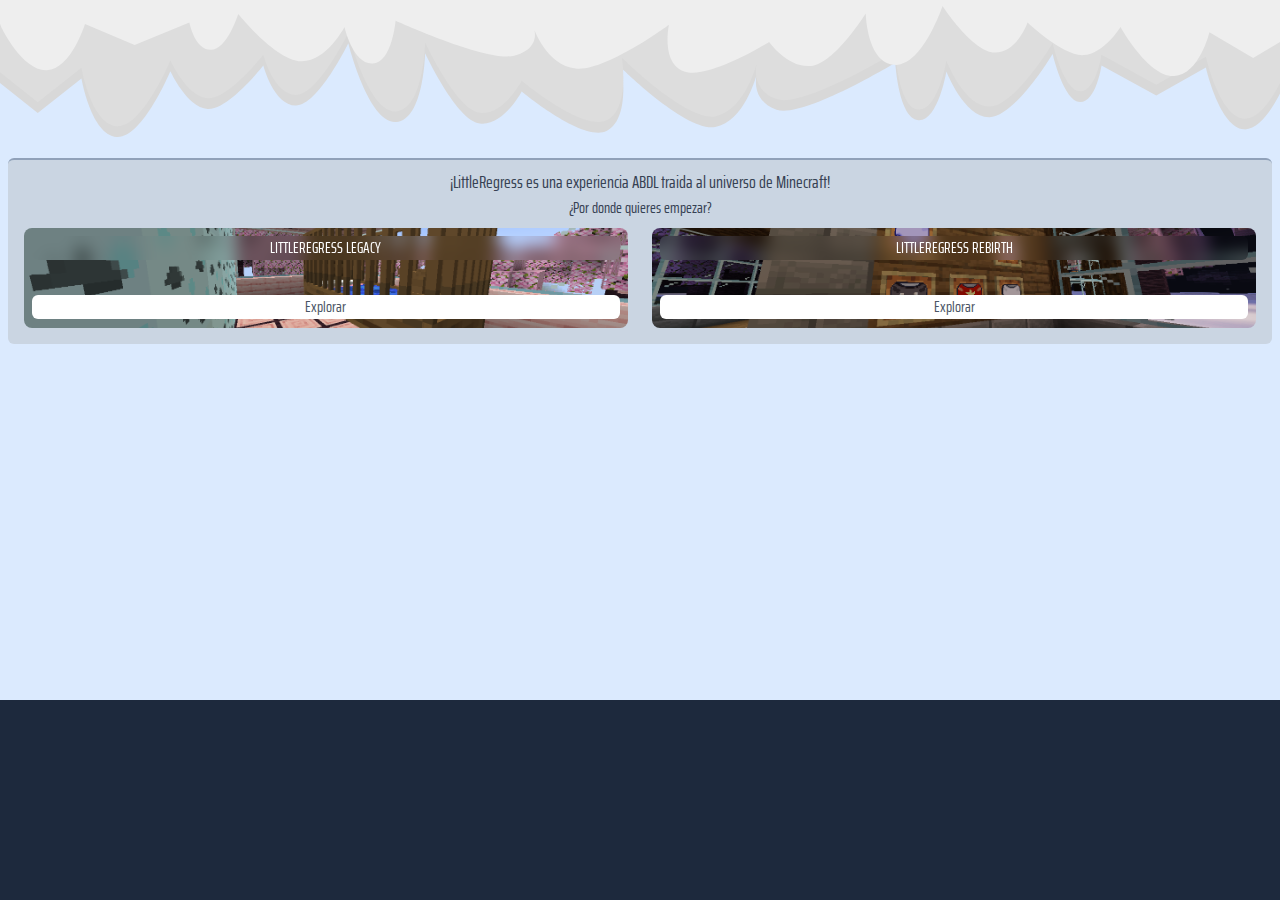
<file: newIndex.html>
<!DOCTYPE html>
<html lang="en">

<head>
    <meta charset="UTF-8">
    <meta name="viewport" content="width=device-width, initial-scale=1.0">
    <title>New Little Regress</title>
    <link rel="preconnect" href="https://fonts.googleapis.com">
    <link rel="preconnect" href="https://fonts.gstatic.com" crossorigin>
    <link
        href="https://fonts.googleapis.com/css2?family=Saira+Extra+Condensed:wght@100;200;300;400;500;600;700;800;900&display=swap"
        rel="stylesheet">
    <script src="pages/resources/tailwindcss/tailwind.js"></script>
    <script src="pages/resources/vue2/vue_2.js"></script>
</head>

<body class="bg-blue-100">

    <style>

        .saira {
            font-family: "Saira Extra Condensed", sans-serif;
        }

        .clouds-frame {
            background-image: url(pages/resources/Images/svg/clouds.svg);
        }

        html,
        body {
            height: 100%;
            margin: 0;
        }

        body {
            display: flex;
            flex-direction: column;
        }

    </style>

    <main class="flex-1">
        <div id="app">
            <div class="h-[150px]">
                <div class="clouds-frame bg-cover h-[150px] w-full absolute"></div>
                <div class="absolute w-full">
                    <top-bar :lang="lang"></top-bar>
                </div>
            </div>
            <div class="p-2">
                <div class="bg-slate-300 rounded-md p-2 saira text-gray-700 border-t-slate-400 border-t-2">
                    <div>
                        <p class="text-center text-lg">¡LittleRegress es una experiencia ABDL traida al universo de
                            Minecraft!</p>
                        <p class="text-center">¿Por donde quieres empezar?</p>
                    </div>
                    <div class="text-white flex flex-wrap gap-2 justify-between w-full p-2">
                        <div class="p-2 h-[100px] w-full sm:w-full md:w-[49%] bg-slate-600 rounded-lg bg-cover bg-center"
                            style="background-image: url('pages/resources/Images/mc_screenshots/Default\ Cot.png');">
                            <div class="backdrop-blur-sm rounded-md">
                                <p class="text-center">LITTLEREGRESS LEGACY</p>
                            </div>
                            <div class="relative top-[35px] w-full">
                                <button class="
                                bg-white text-gray-600 rounded-md 
                                w-full hover:bg-gray-300
                                transition-colors duration-200
                                " @click="lrSelection = 'legacy'">
                                    Explorar
                                </button>
                            </div>
                        </div>
                        <div class="p-2 h-[100px]  w-full md:w-[49%] bg-slate-600 rounded-lg bg-cover bg-center"
                            style="background-image: url('pages/resources/Images/mc_screenshots/LR2_nappies.png');">
                            <div class="backdrop-blur-sm rounded-md">
                                <p class="text-center">LITTLEREGRESS REBIRTH</p>
                            </div>
                            <div class="relative top-[35px] w-full">
                                <button class="
                                bg-white text-gray-600 rounded-md 
                                w-full hover:bg-gray-300
                                transition-colors duration-200
                                " @click="lrSelection = 'rebirth'">
                                    Explorar
                                </button>
                            </div>
                        </div>
                    </div>
                </div>
            </div>
            <div v-if="lrSelection === 'legacy'">
                <div class="p-2 saira">
                    <!-- Legacy description -->
                    <div class="p-2 bg-slate-300 rounded-md">
                        <div class="flex justify-between bg-slate-100 p-2 rounded-md">
                            <div v-if="lang == 'es'">
                                <h1 class="text-lg">Ultima versión</h1>
                            </div>
                            <div v-if="lang == 'en'">
                                <h1 class="text-lg">Latest version</h1>
                            </div>
                            <div>
                                <h1 class="text-lg">1.20.4</h1>
                            </div>
                        </div>
                        <div v-if="lang == 'es'">
                            <p>
                                LittleRegress Legacy es la primera experiencia ABDL desarrollada por el equipo
                                LitleRegress
                                dentro de minecraft.
                                Esta versión quedó detenida en el tiempo debido a problemas de portabilidad para la
                                version
                                1.20.5 de minecraft java, sin embargo, esta versión aun tiene mucho potencial para
                                explorar
                                y revivir tu bebe interior dentro de minecraft.
                            </p>
                            <p>
                                Nuestro desarrollador bebe snuggle, decidió tomar la delantera y dar lo mejor de si
                                mismo
                                para crear esta versión, ya que el desarrollo que trae este datapack es de alta
                                complejidad
                                tecnica
                                en donde se rompieron las barreras de lo que no se pensaba posible hacer usando
                                datapacks.
                            </p>
                        </div>
                        <div v-if="lang == 'en'">
                            <p>
                                LittleRegress Legacy is the first ABDL experience developed by the LittleRegress team
                                within
                                Minecraft.
                                This version was frozen in time due to portability issues with Minecraft Java Edition
                                1.20.5.
                                However, it still holds great potential for exploration and for reconnecting with your
                                inner
                                baby within the Minecraft universe.
                            </p>
                            <p>
                                Our baby developer Snuggle took the lead and gave his best to create this version,
                                as the development behind this datapack involves a high level of technical complexity,
                                breaking boundaries of what was once thought impossible using datapacks alone.
                            </p>
                        </div>
                    </div>
                    <!-- Legacy content -->
                    <div class="my-2 p-2 bg-slate-300 rounded-md">
                        <div class="bg-slate-100 p-2 rounded-md">
                            <div v-if="lang == 'es'">
                                <h1 class="text-lg">Contenido</h1>
                            </div>
                            <div v-if="lang == 'en'">
                                <h1 class="text-lg">Content</h1>
                            </div>
                        </div>
                        <div>
                            <details>
                                <summary v-if="lang == 'es'" class="bg-slate-400 p-1 rounded-md my-2">
                                    Muebles
                                </summary>
                                <summary v-if="lang == 'en'" class="bg-slate-400 p-1 rounded-md my-2">
                                    Furniture
                                </summary>
                                <div class="bg-white rounded-md p-1">
                                    <details>
                                        <summary v-if="lang == 'es'">
                                            Cuna
                                        </summary>
                                        <summary v-if="lang == 'en'">
                                            Cot / Crib
                                        </summary>
                                        <div>
                                            <img src="pages/resources/Images/mc_screenshots/Cot.png" alt="cot"
                                                class="w-full rounded-md">
                                            <p v-if="lang == 'es'">La cuna es uno de los principales elementos, puedes
                                                pasar
                                                la noche, y para usarla tienes que saltar sobre ella.</p>
                                            <p v-if="lang == 'en'">The crib is one of the main elements, you can spend
                                                the
                                                night in it, and to use it you have to jump on it.</p>
                                            <div class="bg-blue-100 rounded-md p-2">
                                                <p v-if="lang == 'es'" class="font-extrabold">Crafteo</p>
                                                <p v-if="lang == 'en'" class="font-extrabold">Crafting</p>
                                                <div class="flex justify-center bg-[#b4b4b4] rounded-md">
                                                    <img src="pages/resources/Images/craftings/cot.png"
                                                        alt="cot_crafting">
                                                </div>
                                            </div>
                                        </div>
                                    </details>
                                </div>
                                <div class="bg-white rounded-md p-1 my-1">
                                    <details>
                                        <summary v-if="lang == 'es'">
                                            Cambiador
                                        </summary>
                                        <summary v-if="lang == 'en'">
                                            Baby changing table
                                        </summary>
                                        <div>
                                            <img src="pages/resources/Images/mc_screenshots/Changer.png"
                                                alt="changing table" class="rounded-md w-full">
                                            <p v-if="lang == 'es'">El cambiador es un mueble para dar ambientación, el
                                                cual
                                                puede ser usado perfectamente dentro de la habitación de un bebe
                                                travieso.
                                            </p>
                                            <p v-if="lang == 'en'">The changing table is a piece of furniture that
                                                creates
                                                atmosphere and can be perfectly used in a naughty baby's room.
                                            </p>
                                            <div class="bg-blue-100 rounded-md p-2">
                                                <p v-if="lang == 'es'" class="font-extrabold">Crafteo</p>
                                                <p v-if="lang == 'en'" class="font-extrabold">Crafting</p>
                                                <div class="flex justify-center bg-[#C6C6C6] rounded-md">
                                                    <img src="pages/resources/Images/craftings/changer.png"
                                                        alt="cot_crafting">
                                                </div>
                                            </div>
                                        </div>
                                    </details>
                                </div>
                                <div class="bg-white rounded-md p-1 my-1">
                                    <details>
                                        <summary v-if="lang == 'es'">Bacinica de entrenamiento</summary>
                                        <summary v-if="lang == 'en'">training potty</summary>
                                        <div>
                                            <img src="pages/resources/Images/mc_screenshots/Default_trainner.png" alt="" srcset="">
                                            <p v-if="lang == 'es'">Usada normalmente cuando un bebe esta aprendiendo a ir al baño, dentro del datapack puedes usarla para no tener "accidentes".</p>
                                            <p v-if="lang == 'en'">Typically used when a baby is potty training, you can use it inside the datapack to avoid "accidents.".</p>
                                            <div class="bg-blue-100 rounded-md p-2">
                                                <p v-if="lang == 'es'" class="font-extrabold">Crafteo</p>
                                                <p v-if="lang == 'en'" class="font-extrabold">Crafting</p>
                                                <div class="flex justify-center bg-[#b4b4b4] rounded-md">
                                                    <img src="pages/resources/Images/craftings/training.png"
                                                        alt="cot_crafting">
                                                </div>
                                            </div>
                                        </div>
                                    </details>
                                </div>
                                <div class="bg-white rounded-md p-1 my-1">
                                    <details>
                                        <summary v-if="lang == 'es'">Inodoro</summary>
                                        <summary v-if="lang == 'en'">Bathroom tax</summary>
                                        <div>
                                            <img src="pages/resources/Images/mc_screenshots/Bath.png" alt="" srcset="">
                                            <p v-if="lang == 'es'">Usada por adultos o niños grandes, suele ser la mejor opción cuando tienes ganas de ir al baño.</p>
                                            <p v-if="lang == 'en'">Used by adults or older children, it's often the best option when you have to go to the bathroom.</p>
                                            <div class="bg-blue-100 rounded-md p-2">
                                                <p v-if="lang == 'es'" class="font-extrabold">Crafteo</p>
                                                <p v-if="lang == 'en'" class="font-extrabold">Crafting</p>
                                                <div class="flex justify-center bg-[#C6C6C6] rounded-md">
                                                    <img src="pages/resources/Images/craftings/bath.png"
                                                        alt="cot_crafting">
                                                </div>
                                            </div>
                                        </div>
                                    </details>
                                </div>
                                <div class="bg-white rounded-md p-1 my-1">
                                    <details>
                                        <summary v-if="lang == 'es'">Silla para bebes</summary>
                                        <summary v-if="lang == 'en'">Baby Chair</summary>
                                        <div>
                                            <img src="pages/resources/Images/mc_screenshots/Chair.png" alt="" srcset="">
                                            <p v-if="lang == 'es'">Puedes subirte en ella para sentarte junto a tu cuidador, solo es un elemento decorativo, pero se ve bonito.</p>
                                            <p v-if="lang == 'en'">You can climb on it to sit next to your caregiver, it's just a decorative element, but it looks nice.</p>
                                            <div class="bg-blue-100 rounded-md p-2">
                                                <p v-if="lang == 'es'" class="font-extrabold">Crafteo</p>
                                                <p v-if="lang == 'en'" class="font-extrabold">Crafting</p>
                                                <div class="flex justify-center bg-[#b4b4b4] rounded-md">
                                                    <img src="pages/resources/Images/craftings/chair.png"
                                                        alt="cot_crafting">
                                                </div>
                                            </div>
                                        </div>
                                    </details>
                                </div>
                                <div class="bg-white rounded-md p-1 my-1">
                                    <details>
                                        <summary v-if="lang == 'es'">Armario</summary>
                                        <summary v-if="lang == 'en'">Cupboard</summary>
                                        <div>
                                            <img src="pages/resources/Images/mc_screenshots/Closset_2.png" alt="" srcset="">
                                            <p v-if="lang == 'es'">Es un mueble con pañales, es solo decorativo.</p>
                                            <p v-if="lang == 'en'">It's a piece of furniture with diapers, it's just decorative.</p>
                                            <div class="bg-blue-100 rounded-md p-2">
                                                <p v-if="lang == 'es'" class="font-extrabold">Crafteo</p>
                                                <p v-if="lang == 'en'" class="font-extrabold">Crafting</p>
                                                <div class="flex justify-center bg-[#b4b4b4] rounded-md">
                                                    <img src="pages/resources/Images/craftings/closset.png"
                                                        alt="cot_crafting">
                                                </div>
                                            </div>
                                        </div>
                                    </details>
                                </div>
                            </details>
                            <details>
                                <summary v-if="lang == 'es'" class="bg-slate-400 p-1 rounded-md my-2">
                                    Accesorios
                                </summary>
                                <summary v-if="lang == 'en'" class="bg-slate-400 p-1 rounded-md my-2">
                                    Accesories
                                </summary>
                                <div>
                                    <details>
                                        <summary v-if="lang == 'es'" class="bg-white p-1 rounded-md my-1">
                                            Chupete
                                        </summary>
                                        <summary v-if="lang == 'en'" class="bg-white p-1 rounded-md my-1">
                                            Pacifier
                                        </summary>
                                        <div>
                                            <img src="pages/resources/Images/mc_screenshots/Default paci.png" alt="" srcset="">
                                            <p v-if="lang == 'es'">El chupete dentro del datapack tiene una mecanica especial, es que ayuda a reducir el miedo del jugador a las creaturas ostiles, puedes usarlo por la noche para que tu jugador corra menos riesgo de tener un "accidente".</p>
                                            <p v-if="lang == 'en'">The pacifier inside the datapack has a special mechanic, which is that it helps reduce the player's fear of hostile creatures. You can use it at night so that your player runs less risk of having an "accident."</p>
                                        </div>
                                        <div class="bg-blue-100 rounded-md p-2">
                                            <p v-if="lang == 'es'" class="font-extrabold">Crafteo</p>
                                            <p v-if="lang == 'en'" class="font-extrabold">Crafting</p>
                                            <div class="flex justify-center bg-[#C6C6C6] rounded-md">
                                                <img src="pages/resources/Images/craftings/Paci.png"
                                                    alt="cot_crafting">
                                            </div>
                                        </div>
                                    </details>
                                </div>
                                <div>
                                    <details>
                                        <summary v-if="lang == 'es'" class="bg-white p-1 rounded-md my-1">
                                            Pañal
                                        </summary>
                                        <summary v-if="lang == 'en'" class="bg-white p-1 rounded-md my-1">
                                            Diaper
                                        </summary>
                                        <div>
                                            <img src="pages/resources/Images/mc_screenshots/Default nappy.png" alt="" srcset="">
                                            <p v-if="lang == 'es'">
                                                El pañal es uno de los mejores items del datapack, ya que puedes usarlo para evitar ensuciar el suelo o tus pantalones, puedes mojar el pañal o ensuciarlo.
                                            </p>
                                            <p v-if="lang == 'en'">
                                                The diaper is one of the best items in the datapack, as you can use it to avoid dirtying the floor or your pants, you can wet the diaper or dirty it.
                                            </p>
                                        </div>
                                        <div class="bg-blue-100 rounded-md p-2">
                                            <p v-if="lang == 'es'" class="font-extrabold">Crafteo</p>
                                            <p v-if="lang == 'en'" class="font-extrabold">Crafting</p>
                                            <div class="flex justify-center bg-[#C6C6C6] rounded-md">
                                                <img src="pages/resources/Images/craftings/nappy.png"
                                                    alt="cot_crafting">
                                            </div>
                                        </div>
                                    </details>
                                </div>
                            </details>
                            <details>
                                <summary v-if="lang == 'es'" class="bg-slate-400 p-1 rounded-md my-2">
                                    Mecanicas
                                </summary>
                                <summary v-if="lang == 'en'" class="bg-slate-400 p-1 rounded-md my-2">
                                    Mechanics
                                </summary>
                                <div>
                                    <details>
                                        <summary v-if="lang == 'es'" class="bg-white p-1 rounded-md my-1">
                                            Sistema de ida al baño
                                        </summary>
                                        <summary v-if="lang == 'en'" class="bg-white p-1 rounded-md my-1">
                                            Potty system
                                        </summary>
                                        <div>
                                            <div v-if="lang == 'es'">
                                                <p>
                                                    Dependiendo de las acciones que realices dentro del datapack, tu personaje empezará a sentir ganas de ir al baño.  
                                                    Verás una barrita encima del inventario que mostrará su necesidad.  
                                                    Cuando esta llegue al máximo... ¡ups! El jugador no aguantará más y tendrá un accidente.
                                                </p>
                                                <div class="bg-white rounded-md p-2">
                                                    <p>
                                                        Si lleva puesto un pañal, este se mojará o se ensuciará según lo que haya pasado.
                                                    </p>
                                                    <p>
                                                        Si no lleva nada puesto, hará una acción especial para mostrar si se hizo pipí o popó.
                                                    </p>
                                                    <p>
                                                        Cuando el jugador se hace popó, aparecerá un ítem en el suelo (no se puede recoger)  
                                                        que simula ser caquita de forma muy sencilla y nada gráfica. Este desaparecerá al poco tiempo.
                                                    </p>
                                                    <p>
                                                        Si se hace pipí, se generará un charquito en el suelo usando un modelo 3D.  
                                                        Ese charquito se queda por un tiempo... ¡y curiosamente puede recogerse!
                                                    </p>
                                                </div>
                                            </div>
                                            
                                            <div v-if="lang == 'en'">
                                                <p>
                                                    Depending on the actions you perform inside the datapack, your character will start feeling the need to go potty.  
                                                    A little bar will appear above the inventory showing their need.  
                                                    When it reaches the top... uh-oh! The player won’t be able to hold it anymore and will have an accident.
                                                </p>
                                                <div class="bg-white rounded-md p-2">
                                                    <p>
                                                        If they’re wearing a diaper, it will get wet or messy depending on what happened.
                                                    </p>
                                                    <p>
                                                        If they’re not wearing anything, a special action will play to show if they had a wee-wee or a poopy accident.
                                                    </p>
                                                    <p>
                                                        When the player messes themselves, a non-collectible item will appear on the ground,  
                                                        simulating poop in a very simple and non-graphic way. It will disappear after a short while.
                                                    </p>
                                                    <p>
                                                        When the player wets themselves, a 3D puddle model will be placed on the ground.  
                                                        The puddle will remain for a bit... and curiously, it can be picked up!
                                                    </p>
                                                </div>
                                            </div>

                                            <p v-if="lang == 'en'">The pacifier inside the datapack has a special mechanic, which is that it helps reduce the player's fear of hostile creatures. You can use it at night so that your player runs less risk of having an "accident."</p>
                                        </div>
                    
                                    </details>
                                </div>
                                <div>
                                    <details>
                                        <summary v-if="lang == 'es'" class="bg-white p-1 rounded-md my-1">
                                            Editor
                                        </summary>
                                        <summary v-if="lang == 'en'" class="bg-white p-1 rounded-md my-1">
                                            Editor
                                        </summary>
                                        <div>
                                            <div v-if="lang == 'es'">
                                                <p>
                                                    Cuando haces aparecer uno de los muebles del datapack, este se generará en su posición por defecto.  
                                                    Pero si quieres moverlo a otro lugar o girarlo, ¡puedes activar el modo editor siguiendo estos pasitos!
                                                </p>
                                                <div class="bg-white">
                                                    <ol>
                                                        <li class="p-2">• Consigue una campanita 🔔</li>
                                                        <li class="p-2">• Tócala tres veces rápido, como si jugaras con ella ✨</li>
                                                        <li class="p-2">• Se abrirá un menú mágico que te dejará activar el modo editor 🛠️</li>
                                                    </ol>
                                                </div>
                                                <p>
                                                    Una vez que el modo editor esté activo, verás una partícula azul brillante sobre cada mueble.  
                                                    Eso significa que puedes interactuar con ellos. Aquí te explico cómo:
                                                </p>
                                                <div class="bg-white">
                                                    <ol>
                                                        <li class="p-2">• Acércate al mueble que quieres mover 🚶‍♂️</li>
                                                        <li class="p-2">• Agáchate (sneak) y quédate así unos segundos ⏳</li>
                                                        <li class="p-2">• Aparecerá un mensajito en el chat donde el editor te pedirá elegir qué deseas mover 🗨️</li>
                                                        <li class="p-2">• Luego te preguntará si quieres moverlo o rotarlo 🔄</li>
                                                    </ol>
                                                </div>
                                            </div>
                                            <div v-if="lang == 'en'">
                                                <p>
                                                    When you place a piece of furniture from the datapack, it will appear in its default position.  
                                                    But if you'd like to move or rotate it, you can enter edit mode by following these simple steps!
                                                </p>
                                                <div class="bg-white">
                                                    <ol>
                                                        <li class="p-2">• Get a little bell 🔔</li>
                                                        <li class="p-2">• Ring it three times quickly, like you're playing with it ✨</li>
                                                        <li class="p-2">• A magical menu will pop up and let you activate edit mode 🛠️</li>
                                                    </ol>
                                                </div>
                                                <p>
                                                    Once edit mode is active, all furniture pieces will show a cute blue particle on top.  
                                                    That means they're ready to be edited! Here's how to interact with them:
                                                </p>
                                                <div class="bg-white">
                                                    <ol>
                                                        <li class="p-2">• Walk up to the furniture you want to move 🚶‍♂️</li>
                                                        <li class="p-2">• Sneak (crouch) and hold for a few seconds ⏳</li>
                                                        <li class="p-2">• A little message will appear in the chat asking what you want to adjust 🗨️</li>
                                                        <li class="p-2">• Then, it will ask if you'd like to move or rotate it 🔄</li>
                                                    </ol>
                                                </div>
                                            </div>                                                                                     
                                        </div>
                                    </details>
                                </div>
                            </details>
                        </div>
                    </div>
                </div>
            </div>
        </div>
    </main>

    <footer class="bg-slate-800 h-[200px]">

    </footer>

    <script src="pages/resources/komponent/komponent.js"></script>

    <script>

        comp = new Komponent()

        async function loadComponents() {

            await comp.registerComponent('./pages/pkComponents/top_bar.khtml', 'navbar')

            Vue.component('top-bar', {
                props: ['lang'],
                template: comp.getContent('navbar').text
            })

            var vm = new Vue({
                el: '#app',
                data: {
                    language: navigator.language.substring(0, 2),
                    lang: '',
                    navbarContent: '',
                    lrSelection: null
                },
                methods: {

                },
                mounted() {

                    var languaje = navigator.language.substring(0, 2);
                    if (languaje == 'es') {
                        this.lang = 'es';
                    } else {
                        this.lang = 'en';
                    }

                }

            });

        }

        loadComponents()

    </script>

</body>

</html>
</file>
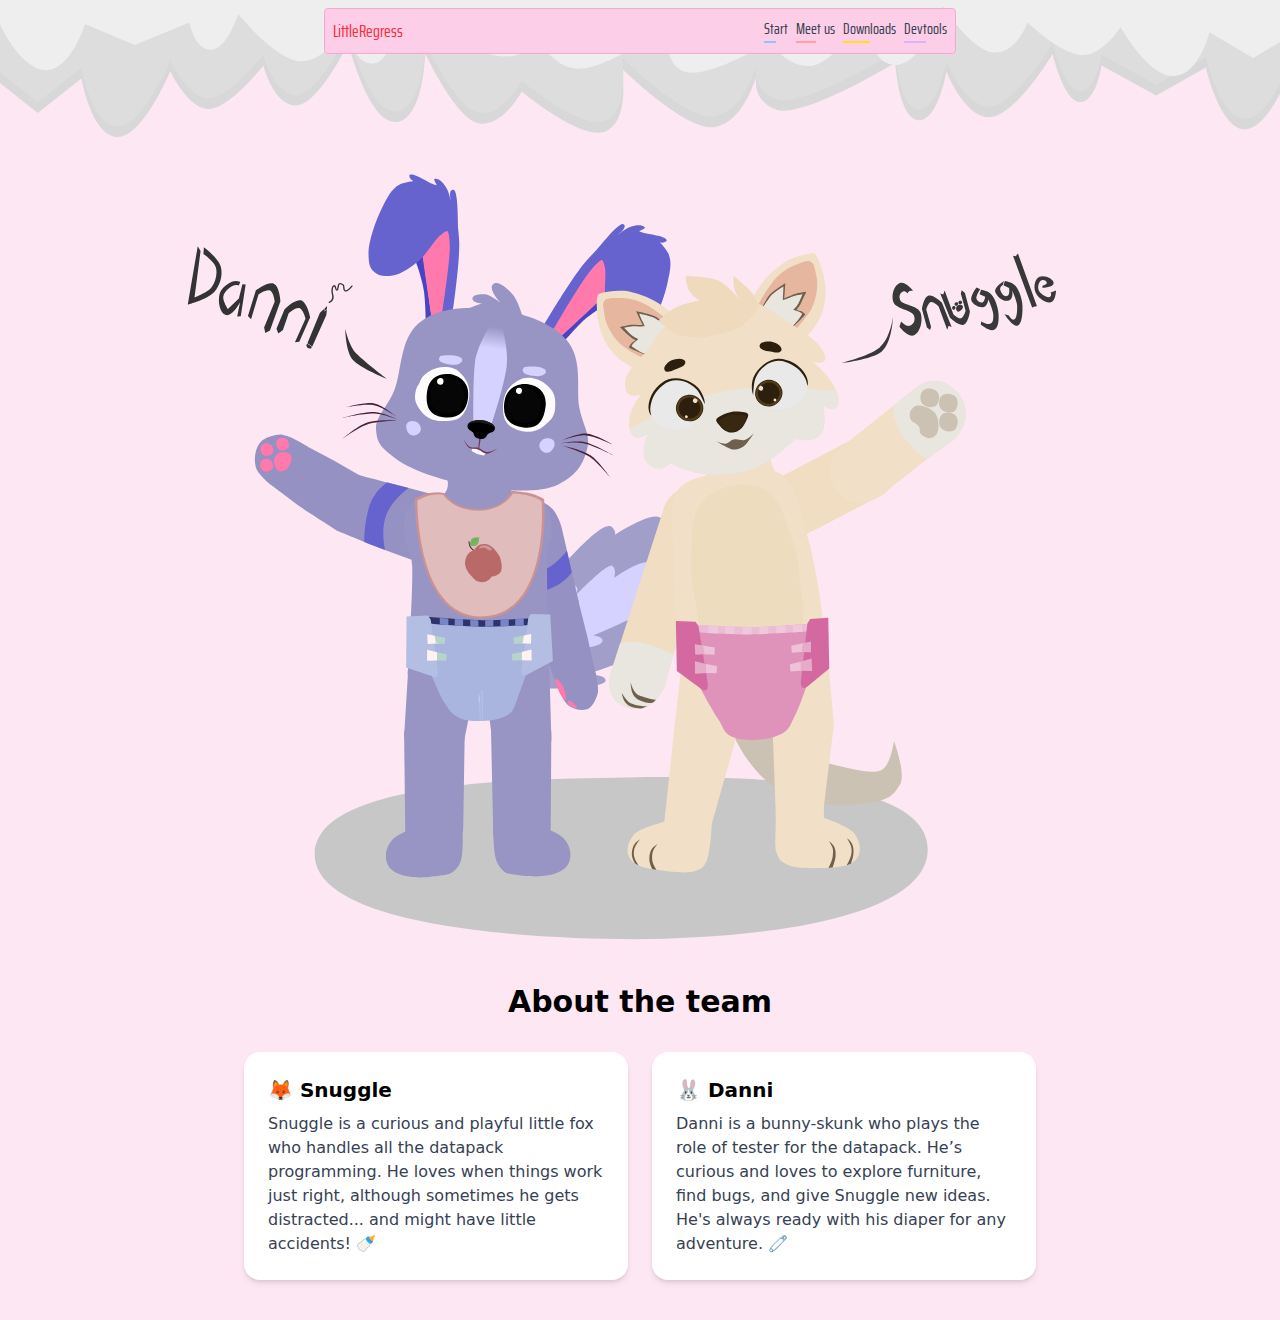
<file: pages/aboutUs.html>
<!DOCTYPE html>
<html lang="en">
<head>
    <meta charset="UTF-8">
    <meta name="viewport" content="width=device-width, initial-scale=1.0">
    <title>LittleRegress :: About us</title>
    <link rel="preconnect" href="https://fonts.googleapis.com">
    <link rel="preconnect" href="https://fonts.gstatic.com" crossorigin>
    <link
        href="https://fonts.googleapis.com/css2?family=Saira+Extra+Condensed:wght@100;200;300;400;500;600;700;800;900&display=swap"
        rel="stylesheet">
    <script src="resources/tailwindcss/tailwind.js"></script>
    <script src="resources/vue2/vue_2.js"></script>
</head>
<body class="bg-pink-100">
    
    <style>

        .saira {
            font-family: "Saira Extra Condensed", sans-serif;
        }

        .clouds-frame {
            background-image: url(resources/Images/svg/clouds.svg);
        }

    </style>

    <main>
        <div id="app">
            <div class="h-[150px]">
                <div class="clouds-frame bg-cover h-[150px] w-full absolute"></div>
                <div class="absolute w-full">
                    <top-bar :lang="lang"></top-bar>
                </div>
            </div>
            <div>
                <div class="flex justify-center">
                    <img src="resources/Images/svg/Snuggle_danny_dev_LR.svg" alt="" srcset="">
                </div>
                <section class="py-10 px-4 rounded-2xl">
                    <h2 v-if="lang == 'es'" class="text-3xl font-bold text-center mb-8"> Sobre el equipo</h2>
                    <h2 v-if="lang == 'en'" class="text-3xl font-bold text-center mb-8"> About the team</h2>
                  
                    <div class="flex flex-wrap justify-center gap-6">
                      <!-- Snuggle -->
                      <div class="bg-white rounded-2xl shadow-md p-6 max-w-sm w-full">

                        <h3 class="text-xl font-bold mb-2">🦊 Snuggle</h3>
                  
                        <p v-if="lang == 'es'" class="text-gray-700">
                          Snuggle es un zorrito curioso y juguetón que se encarga de programar todo el datapack.
                          Es muy detallista y le gusta que todo funcione como debe ser, aunque a veces se distrae...
                          ¡y puede tener pequeños accidentes! 🍼
                        </p>
                        <p v-if="lang == 'en'" class="text-gray-700">
                          Snuggle is a curious and playful little fox who handles all the datapack programming.
                          He loves when things work just right, although sometimes he gets distracted...
                          and might have little accidents! 🍼
                        </p>
                      </div>
                  
                      <!-- Danni -->
                      <div class="bg-white rounded-2xl shadow-md p-6 max-w-sm w-full">
                        <h3 class="text-xl font-bold mb-2">🐰 Danni</h3>
                        <p v-if="lang == 'es'" class="text-gray-700">
                          Danni es un conejito zorrillo que actúa como el tester del datapack. Es muy curioso, le encanta explorar los muebles,
                          encontrar errores y darle ideas nuevas a Snuggle. Siempre está listo con su pañalito para cualquier aventura. 🧷
                        </p>
                        <p v-if="lang == 'en'" class="text-gray-700">
                          Danni is a bunny-skunk who plays the role of tester for the datapack. He’s curious and loves to explore furniture,
                          find bugs, and give Snuggle new ideas. He's always ready with his diaper for any adventure. 🧷
                        </p>
                      </div>
                    </div>
                  </section>
                  
            </div>

        </div>
    </main>

    <script src="resources/komponent/komponent.js"></script>

    <script>

        comp = new Komponent()

        async function loadComponents() {

            await comp.registerComponent('./pkComponents/top_bar.khtml', 'navbar')

            Vue.component('top-bar', {
                props: ['lang'],
                template: comp.getContent('navbar').text,
                data: function () {
                    return {
                        topBarUrls : {
                            index : './../index.html',
                            aboutUs : './aboutUs.html',
                            downloads : '',
                            development : ''
                        }
                    }
                }
            })

            var vm = new Vue({
                el: '#app',
                data: {
                    language: navigator.language.substring(0, 2),
                    lang: '',
                    navbarContent: '',
                    lrSelection: null
                },
                methods: {

                },
                mounted() {

                    var languaje = navigator.language.substring(0, 2);
                    if (languaje == 'es') {
                        this.lang = 'es';
                    } else {
                        this.lang = 'en';
                    }

                }

            });

        }

        loadComponents()

    </script>

</body>
</html>
</file>
